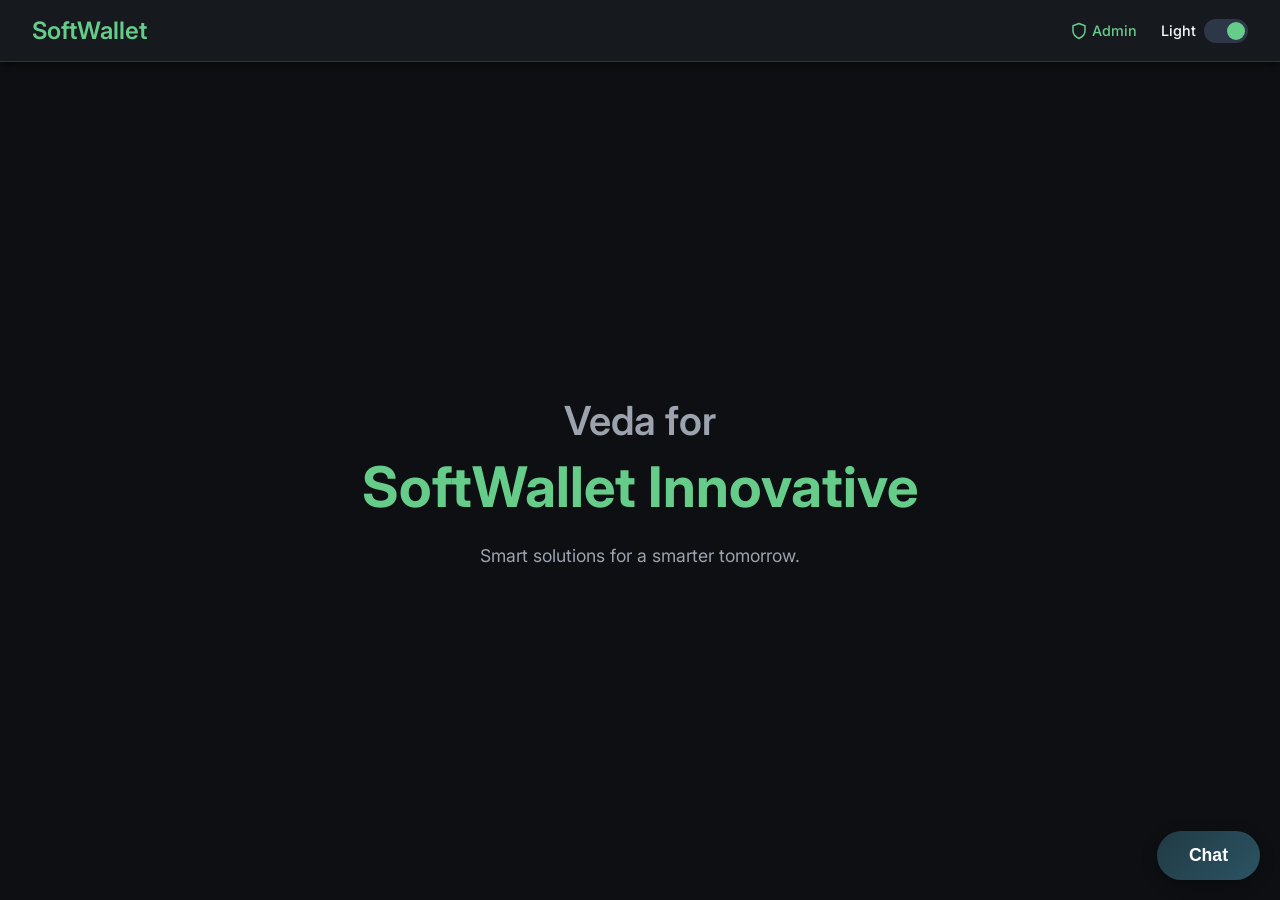
<file: frontend/index.html>
<!DOCTYPE html>
<html lang="en">
<head>
    <meta charset="UTF-8">
    <meta name="viewport" content="width=device-width, initial-scale=1.0">
    <title>AI Chatbot</title>
    <link rel="stylesheet" href="style.css">
    <link href="https://fonts.googleapis.com/css2?family=Inter:wght@300;400;600&display=swap" rel="stylesheet">
</head>
<body class="light-mode">
    <header class="navbar">
        <div class="logo">SoftWallet</div>
        <div class="nav-links">
            <a href="admin-login.html" class="admin-link">
                <svg width="18" height="18" viewBox="0 0 24 24" fill="none" stroke="currentColor" stroke-width="2" stroke-linecap="round" stroke-linejoin="round" style="vertical-align: middle; margin-right: 4px;"><path d="M12 22s8-4 8-10V5l-8-3-8 3v7c0 6 8 10 8 10z"></path></svg>
                Admin
            </a>
            <div id="theme-toggle" class="theme-toggle-wrapper">
                <span class="theme-text">Dark</span>
                <div class="theme-track">
                    <div class="theme-slider"></div>
                </div>
            </div>
        </div>
    </header>

    <!-- Hero Section -->
    <section class="hero">
        <div class="hero-content">
            <h1 class="hero-title">Veda for</h1>
            <h1 class="hero-subtitle highlight">SoftWallet Innovative</h1>
            <p class="hero-text">Smart solutions for a smarter tomorrow.</p>
        </div>
    </section>

    <!-- Floating Chat Widget -->
    <div id="chat-widget-container" class="chat-widget-container hidden">
        <div class="chat-header">
            <h3 id="chat-header-title">Welcome!</h3>
            <button id="close-chat" class="btn-theme close-btn">✖</button>
        </div>
        
        <!-- Lead Capture View -->
        <div id="lead-view" class="widget-view">
            <p class="widget-description">Please enter your details to start chatting.</p>
            <form id="lead-form">
                <input type="text" id="lead-name" placeholder="Your Name" required>
                <input type="email" id="lead-email" placeholder="Your Email" required>
                <input type="tel" id="lead-phone" placeholder="Your Phone (Optional)">
                <button type="submit" class="btn-primary start-chat-btn">Start Chat</button>
            </form>
        </div>

        <!-- Chat Interface View -->
        <div id="chat-view" class="widget-view hidden">
            <div class="chat-box" id="chat-box">
                <!-- Welcome message inserted dynamically -->
            </div>
            <div class="chat-input-area">
                <input type="text" id="chat-input" placeholder="Type a message..." disabled>
                <button id="send-btn" class="btn-primary send-btn" disabled>
                    <svg width="20" height="20" viewBox="0 0 24 24" fill="none" stroke="currentColor" stroke-width="2" stroke-linecap="round" stroke-linejoin="round"><line x1="22" y1="2" x2="11" y2="13"></line><polygon points="22 2 15 22 11 13 2 9 22 2"></polygon></svg>
                </button>
            </div>
        </div>
    </div>

    <!-- Floating Chat Button -->
    <button id="floating-chat-btn" class="floating-chat-btn">
        Chat
    </button>

    <script src="script.js"></script>
</body>
</html>
</file>
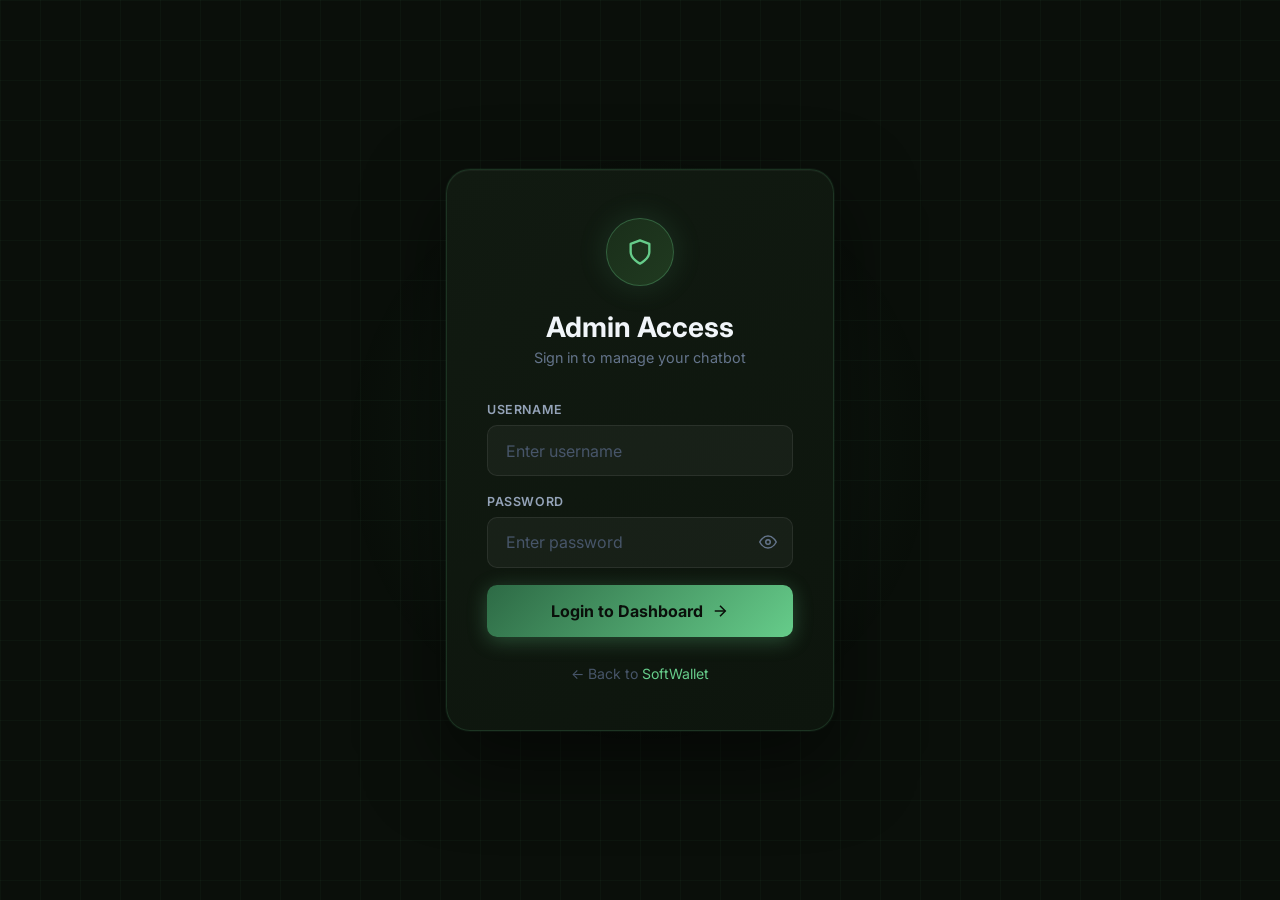
<file: frontend/admin-login.html>
<!DOCTYPE html>
<html lang="en">
<head>
    <meta charset="UTF-8">
    <meta name="viewport" content="width=device-width, initial-scale=1.0">
    <title>Admin Login — SoftWallet</title>
    <link href="https://fonts.googleapis.com/css2?family=Inter:wght@300;400;500;600;700&display=swap" rel="stylesheet">
    <style>
        *, *::before, *::after { box-sizing: border-box; margin: 0; padding: 0; }

        body {
            font-family: 'Inter', sans-serif;
            background: #0a0f0a;
            color: #e2e8f0;
            min-height: 100vh;
            display: flex;
            align-items: center;
            justify-content: center;
            overflow: hidden;
        }

        /* Animated background grid */
        body::before {
            content: '';
            position: fixed;
            inset: 0;
            background-image:
                linear-gradient(rgba(102, 204, 138, 0.04) 1px, transparent 1px),
                linear-gradient(90deg, rgba(102, 204, 138, 0.04) 1px, transparent 1px);
            background-size: 40px 40px;
            z-index: 0;
        }

        /* Glowing blob */
        body::after {
            content: '';
            position: fixed;
            width: 600px;
            height: 600px;
            background: radial-gradient(circle, rgba(102, 204, 138, 0.08) 0%, transparent 70%);
            top: 50%;
            left: 50%;
            transform: translate(-50%, -50%);
            z-index: 0;
        }

        .login-wrapper {
            position: relative;
            z-index: 1;
            width: 100%;
            max-width: 420px;
            padding: 1rem;
        }

        .login-card {
            background: linear-gradient(145deg, #111a11, #0d150d);
            border: 1px solid rgba(102, 204, 138, 0.15);
            border-radius: 24px;
            padding: 3rem 2.5rem;
            box-shadow:
                0 0 0 1px rgba(102, 204, 138, 0.05),
                0 30px 80px rgba(0, 0, 0, 0.5),
                inset 0 1px 0 rgba(255, 255, 255, 0.04);
            animation: cardAppear 0.5s cubic-bezier(0.34, 1.56, 0.64, 1);
        }

        @keyframes cardAppear {
            from { opacity: 0; transform: translateY(30px) scale(0.97); }
            to   { opacity: 1; transform: translateY(0) scale(1); }
        }

        .card-shake { animation: cardShake 0.45s ease; }
        @keyframes cardShake {
            0%, 100% { transform: translateX(0); }
            20% { transform: translateX(-10px); }
            40% { transform: translateX(10px); }
            60% { transform: translateX(-7px); }
            80% { transform: translateX(5px); }
        }

        .logo-circle {
            width: 68px;
            height: 68px;
            background: linear-gradient(135deg, #1a2e1a, #203a20);
            border: 1px solid rgba(102, 204, 138, 0.3);
            border-radius: 50%;
            display: flex;
            align-items: center;
            justify-content: center;
            margin: 0 auto 1.5rem;
            box-shadow: 0 0 30px rgba(102, 204, 138, 0.15);
        }

        .logo-circle svg { color: #66cc8a; }

        h1 {
            font-size: 1.75rem;
            font-weight: 700;
            text-align: center;
            color: #f1f5f9;
            margin-bottom: 0.35rem;
        }

        .subtitle {
            text-align: center;
            font-size: 0.9rem;
            color: #64748b;
            margin-bottom: 2.25rem;
        }

        .field {
            display: flex;
            flex-direction: column;
            gap: 0.5rem;
            margin-bottom: 1.1rem;
        }

        .field label {
            font-size: 0.78rem;
            font-weight: 600;
            color: #94a3b8;
            text-transform: uppercase;
            letter-spacing: 0.05em;
        }

        .input-wrap {
            position: relative;
            display: flex;
            align-items: center;
        }

        .field input {
            width: 100%;
            padding: 0.9rem 3rem 0.9rem 1.1rem;
            font-size: 16px;
            font-family: 'Inter', sans-serif;
            background: rgba(255, 255, 255, 0.04);
            border: 1.5px solid rgba(255, 255, 255, 0.08);
            border-radius: 10px;
            color: #e2e8f0;
            outline: none;
            transition: border-color 0.25s, box-shadow 0.25s, background 0.25s;
        }

        .field input::placeholder { color: #475569; }

        .field input:focus {
            border-color: #66cc8a;
            background: rgba(102, 204, 138, 0.04);
            box-shadow: 0 0 0 3px rgba(102, 204, 138, 0.15);
        }

        .toggle-pw {
            position: absolute;
            right: 1rem;
            background: none;
            border: none;
            color: #64748b;
            cursor: pointer;
            padding: 0;
            display: flex;
            align-items: center;
            transition: color 0.2s;
        }
        .toggle-pw:hover { color: #66cc8a; }

        .error-msg {
            display: none;
            align-items: center;
            gap: 0.5rem;
            background: rgba(239, 68, 68, 0.1);
            border: 1px solid rgba(239, 68, 68, 0.25);
            border-radius: 8px;
            padding: 0.6rem 0.85rem;
            font-size: 0.875rem;
            color: #f87171;
            margin-bottom: 1.25rem;
        }
        .error-msg.visible { display: flex; }

        .login-btn {
            width: 100%;
            padding: 1rem;
            background: linear-gradient(135deg, #2d6a45 0%, #66cc8a 100%);
            color: #0a0f0a;
            border: none;
            border-radius: 10px;
            font-size: 1rem;
            font-weight: 700;
            font-family: 'Inter', sans-serif;
            cursor: pointer;
            display: flex;
            align-items: center;
            justify-content: center;
            gap: 0.5rem;
            transition: transform 0.2s, box-shadow 0.2s, opacity 0.2s;
            box-shadow: 0 4px 20px rgba(102, 204, 138, 0.3);
            margin-top: 0.5rem;
        }

        .login-btn:hover {
            transform: translateY(-2px);
            box-shadow: 0 8px 25px rgba(102, 204, 138, 0.4);
        }

        .login-btn:active { transform: translateY(0); }

        .back-link {
            display: block;
            text-align: center;
            margin-top: 1.75rem;
            color: #475569;
            font-size: 0.88rem;
            text-decoration: none;
            transition: color 0.2s;
        }
        .back-link:hover { color: #66cc8a; }
        .back-link span { color: #66cc8a; }
    </style>
</head>
<body>
    <div class="login-wrapper">
        <div class="login-card" id="loginCard">
            <div class="logo-circle">
                <svg width="28" height="28" viewBox="0 0 24 24" fill="none" stroke="currentColor" stroke-width="2" stroke-linecap="round" stroke-linejoin="round">
                    <path d="M12 22s8-4 8-10V5l-8-3-8 3v7c0 6 8 10 8 10z"/>
                </svg>
            </div>
            <h1>Admin Access</h1>
            <p class="subtitle">Sign in to manage your chatbot</p>

            <form id="loginForm" novalidate>
                <div class="field">
                    <label for="username">Username</label>
                    <div class="input-wrap">
                        <input type="text" id="username" placeholder="Enter username" autocomplete="off" required>
                    </div>
                </div>

                <div class="field">
                    <label for="password">Password</label>
                    <div class="input-wrap">
                        <input type="password" id="password" placeholder="Enter password" required>
                        <button type="button" class="toggle-pw" id="togglePw" aria-label="Toggle password visibility">
                            <svg id="eyeIcon" width="18" height="18" viewBox="0 0 24 24" fill="none" stroke="currentColor" stroke-width="2" stroke-linecap="round" stroke-linejoin="round">
                                <path d="M1 12s4-8 11-8 11 8 11 8-4 8-11 8-11-8-11-8z"/>
                                <circle cx="12" cy="12" r="3"/>
                            </svg>
                        </button>
                    </div>
                </div>

                <div class="error-msg" id="errorMsg">
                    <svg width="16" height="16" viewBox="0 0 24 24" fill="none" stroke="currentColor" stroke-width="2"><circle cx="12" cy="12" r="10"/><line x1="12" y1="8" x2="12" y2="12"/><line x1="12" y1="16" x2="12.01" y2="16"/></svg>
                    Invalid credentials. Please try again.
                </div>

                <button type="submit" class="login-btn">
                    Login to Dashboard
                    <svg width="18" height="18" viewBox="0 0 24 24" fill="none" stroke="currentColor" stroke-width="2"><line x1="5" y1="12" x2="19" y2="12"/><polyline points="12 5 19 12 12 19"/></svg>
                </button>
            </form>

            <a href="index.html" class="back-link">← Back to <span>SoftWallet</span></a>
        </div>
    </div>

    <script>
        // Redirect if already logged in (sessionStorage clears on tab/browser close)
        if (sessionStorage.getItem('adminLoggedIn') === 'true') {
            window.location.href = 'admin.html';
        }

        const loginForm = document.getElementById('loginForm');
        const errorMsg  = document.getElementById('errorMsg');
        const card      = document.getElementById('loginCard');
        const pwInput   = document.getElementById('password');
        const togglePw  = document.getElementById('togglePw');
        const eyeIcon   = document.getElementById('eyeIcon');

        // Show/Hide password
        togglePw.addEventListener('click', () => {
            const isHidden = pwInput.type === 'password';
            pwInput.type = isHidden ? 'text' : 'password';
            eyeIcon.innerHTML = isHidden
                ? `<path d="M17.94 17.94A10.07 10.07 0 0 1 12 20c-7 0-11-8-11-8a18.45 18.45 0 0 1 5.06-5.94M9.9 4.24A9.12 9.12 0 0 1 12 4c7 0 11 8 11 8a18.5 18.5 0 0 1-2.16 3.19m-6.72-1.07a3 3 0 1 1-4.24-4.24"/><line x1="1" y1="1" x2="23" y2="23"/>`
                : `<path d="M1 12s4-8 11-8 11 8 11 8-4 8-11 8-11-8-11-8z"/><circle cx="12" cy="12" r="3"/>`;
        });

        // Login handler
        loginForm.addEventListener('submit', (e) => {
            e.preventDefault();
            const user = document.getElementById('username').value.trim();
            const pass = document.getElementById('password').value.trim();
            errorMsg.classList.remove('visible');

            if (user === 'Anuj' && pass === 'anuj@123') {
                sessionStorage.setItem('adminLoggedIn', 'true');
                window.location.href = 'admin.html';
            } else {
                errorMsg.classList.add('visible');
                card.classList.remove('card-shake');
                void card.offsetWidth;
                card.classList.add('card-shake');
            }
        });
    </script>
</body>
</html>
</file>
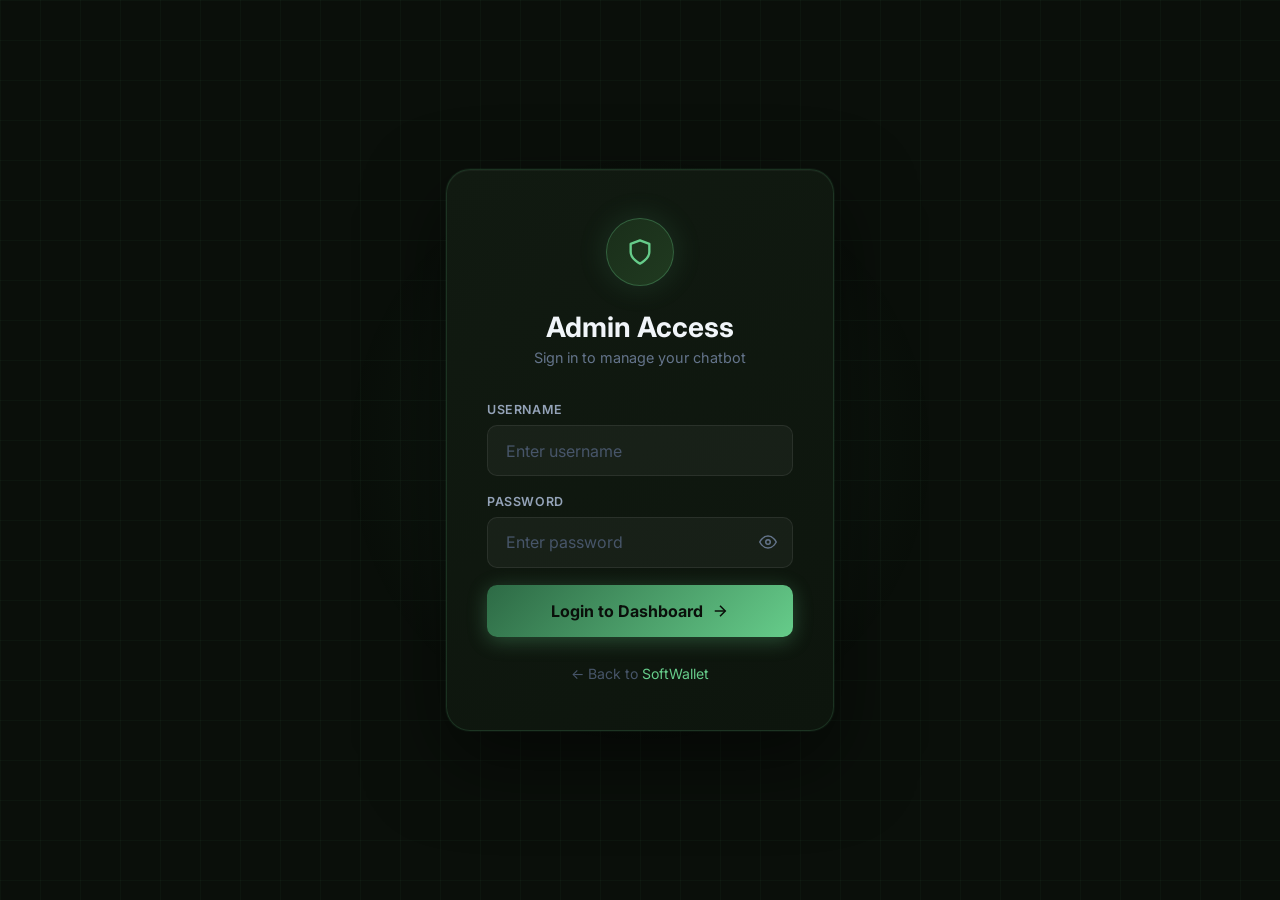
<file: frontend/admin.html>
<!DOCTYPE html>
<html lang="en">
<head>
    <meta charset="UTF-8">
    <meta name="viewport" content="width=device-width, initial-scale=1.0">
    <title>VEDA — Admin Dashboard | SoftWallet</title>
    <meta name="description" content="VEDA AI Chatbot Admin Dashboard — SoftWallet">
    <link href="https://fonts.googleapis.com/css2?family=Inter:wght@300;400;500;600;700;800&display=swap" rel="stylesheet">
    <link rel="stylesheet" href="admin.css">
</head>
<body>

<!-- ═══════════════ SIDEBAR ═══════════════ -->
<aside class="sidebar" id="sidebar">

    <div class="sidebar-brand">
        <div class="veda-logo-mark">
            <svg width="38" height="38" viewBox="0 0 48 48" fill="none" xmlns="http://www.w3.org/2000/svg">
                <circle cx="24" cy="24" r="22" fill="#0d1f14" stroke="#4ade80" stroke-width="1.5"/>
                <rect x="13" y="17" width="7" height="5" rx="2.5" fill="#4ade80"/>
                <rect x="28" y="17" width="7" height="5" rx="2.5" fill="#4ade80"/>
                <rect x="14.5" y="18.5" width="2" height="2" rx="1" fill="#0d1f14"/>
                <rect x="29.5" y="18.5" width="2" height="2" rx="1" fill="#0d1f14"/>
                <rect x="15" y="28" width="18" height="4" rx="2" fill="#4ade80"/>
                <rect x="18" y="28" width="3" height="4" rx="0" fill="#0d1f14"/>
                <rect x="24" y="28" width="3" height="4" rx="0" fill="#0d1f14"/>
                <line x1="24" y1="5" x2="24" y2="11" stroke="#4ade80" stroke-width="2" stroke-linecap="round"/>
                <circle cx="24" cy="3.5" r="2.5" fill="#4ade80"/>
                <rect x="3" y="20" width="4" height="8" rx="2" fill="#162518" stroke="#4ade80" stroke-width="1"/>
                <rect x="41" y="20" width="4" height="8" rx="2" fill="#162518" stroke="#4ade80" stroke-width="1"/>
            </svg>
        </div>
        <div>
            <div class="brand-name">VEDA</div>
            <div class="brand-sub">AI Dashboard</div>
        </div>
    </div>

    <nav class="sidebar-nav">
        <div class="nav-label">Main Menu</div>

        <div class="nav-item active" data-section="analytics" id="nav-analytics">
            <svg width="18" height="18" viewBox="0 0 24 24" fill="none" stroke="currentColor" stroke-width="2" stroke-linecap="round" stroke-linejoin="round">
                <line x1="18" y1="20" x2="18" y2="10"/><line x1="12" y1="20" x2="12" y2="4"/><line x1="6" y1="20" x2="6" y2="14"/>
            </svg>
            Analytics &amp; Chats
        </div>

        <div class="nav-item" data-section="leads" id="nav-leads">
            <svg width="18" height="18" viewBox="0 0 24 24" fill="none" stroke="currentColor" stroke-width="2" stroke-linecap="round" stroke-linejoin="round">
                <path d="M17 21v-2a4 4 0 0 0-4-4H5a4 4 0 0 0-4 4v2"/><circle cx="9" cy="7" r="4"/>
                <path d="M23 21v-2a4 4 0 0 0-3-3.87"/><path d="M16 3.13a4 4 0 0 1 0 7.75"/>
            </svg>
            Captured Leads
        </div>

        <div class="nav-item" data-section="scraping" id="nav-scraping">
            <svg width="18" height="18" viewBox="0 0 24 24" fill="none" stroke="currentColor" stroke-width="2" stroke-linecap="round" stroke-linejoin="round">
                <circle cx="12" cy="12" r="10"/><line x1="2" y1="12" x2="22" y2="12"/>
                <path d="M12 2a15.3 15.3 0 0 1 4 10 15.3 15.3 0 0 1-4 10 15.3 15.3 0 0 1-4-10 15.3 15.3 0 0 1 4-10z"/>
            </svg>
            Web Scraping
        </div>
    </nav>

    <div class="sidebar-footer">
        <button class="live-sidebar-btn" id="liveSidebarBtn">
            <span class="live-dot"></span>
            <svg width="15" height="15" viewBox="0 0 24 24" fill="none" stroke="currentColor" stroke-width="2"><path d="M18 13v6a2 2 0 0 1-2 2H5a2 2 0 0 1-2-2V8a2 2 0 0 1 2-2h6"/><polyline points="15 3 21 3 21 9"/><line x1="10" y1="14" x2="21" y2="3"/></svg>
            Go Live
        </button>
        <div class="admin-profile">
            <div class="admin-avatar-circle">A</div>
            <div class="admin-info">
                <div class="admin-name-text">Admin</div>
                <div class="admin-role-text">Administrator</div>
            </div>
            <button class="logout-icon-btn" id="logoutBtn" title="Logout">
                <svg width="16" height="16" viewBox="0 0 24 24" fill="none" stroke="currentColor" stroke-width="2"><path d="M9 21H5a2 2 0 0 1-2-2V5a2 2 0 0 1 2-2h4"/><polyline points="16 17 21 12 16 7"/><line x1="21" y1="12" x2="9" y2="12"/></svg>
            </button>
        </div>
    </div>
</aside>

<!-- ═══════════════ MAIN CONTENT ═══════════════ -->
<div class="main-content">

    <header class="topbar">
        <button class="ham-btn" id="hamBtn" aria-label="Toggle menu">
            <svg width="22" height="22" viewBox="0 0 24 24" fill="none" stroke="currentColor" stroke-width="2"><line x1="3" y1="6" x2="21" y2="6"/><line x1="3" y1="12" x2="21" y2="12"/><line x1="3" y1="18" x2="21" y2="18"/></svg>
        </button>
        <div class="topbar-left">
            <span class="topbar-title" id="topbarTitle">Analytics &amp; Chats</span>
        </div>
        <div class="topbar-right">
            <button id="liveBadgeBtn" class="topbar-badge live-badge" title="View Live Chatbot">
                <span class="live-dot"></span> Live
            </button>
            <div id="adminThemeToggle" class="theme-toggle-wrapper" title="Toggle theme">
                <span class="theme-text" id="adminThemeText">Light</span>
                <div class="theme-track"><div class="theme-slider"></div></div>
            </div>
        </div>
    </header>

    <div class="page-content">

        <!-- ══════ ANALYTICS & CHATS ══════ -->
        <section class="section active" id="section-analytics">

            <div class="stats-grid">
                <div class="stat-card">
                    <div class="stat-icon"><svg width="20" height="20" viewBox="0 0 24 24" fill="none" stroke="currentColor" stroke-width="2"><path d="M21 15a2 2 0 0 1-2 2H7l-4 4V5a2 2 0 0 1 2-2h14a2 2 0 0 1 2 2z"/></svg></div>
                    <div class="stat-label">Total Chats</div>
                    <div class="stat-value" id="stat-chats">—</div>
                    <div class="stat-sub">All time sessions</div>
                </div>
                <div class="stat-card">
                    <div class="stat-icon"><svg width="20" height="20" viewBox="0 0 24 24" fill="none" stroke="currentColor" stroke-width="2"><path d="M17 21v-2a4 4 0 0 0-4-4H5a4 4 0 0 0-4 4v2"/><circle cx="9" cy="7" r="4"/></svg></div>
                    <div class="stat-label">Total Leads</div>
                    <div class="stat-value" id="stat-leads">—</div>
                    <div class="stat-sub">Captured today</div>
                </div>
                <div class="stat-card">
                    <div class="stat-icon"><svg width="20" height="20" viewBox="0 0 24 24" fill="none" stroke="currentColor" stroke-width="2"><path d="M10.29 3.86L1.82 18a2 2 0 0 0 1.71 3h16.94a2 2 0 0 0 1.71-3L13.71 3.86a2 2 0 0 0-3.42 0z"/><line x1="12" y1="9" x2="12" y2="13"/><line x1="12" y1="17" x2="12.01" y2="17"/></svg></div>
                    <div class="stat-label">Needs Human</div>
                    <div class="stat-value" id="stat-human">—</div>
                    <div class="stat-sub">Escalation requests</div>
                </div>
                <div class="stat-card stat-card-active">
                    <div class="stat-icon"><svg width="20" height="20" viewBox="0 0 24 24" fill="none" stroke="currentColor" stroke-width="2"><circle cx="12" cy="12" r="10"/><polyline points="12 6 12 12 16 14"/></svg></div>
                    <div class="stat-label">Active Now</div>
                    <div class="stat-value">1</div>
                    <div class="stat-sub">Online sessions</div>
                </div>
            </div>

            <div class="panel">
                <div class="panel-header">
                    <div class="panel-title">
                        <svg width="16" height="16" viewBox="0 0 24 24" fill="none" stroke="currentColor" stroke-width="2"><path d="M21 15a2 2 0 0 1-2 2H7l-4 4V5a2 2 0 0 1 2-2h14a2 2 0 0 1 2 2z"/></svg>
                        Chat Sessions
                    </div>
                    <div class="search-wrap">
                        <svg width="15" height="15" viewBox="0 0 24 24" fill="none" stroke="currentColor" stroke-width="2"><circle cx="11" cy="11" r="8"/><line x1="21" y1="21" x2="16.65" y2="16.65"/></svg>
                        <input type="text" class="search-input" id="chatSearch" placeholder="Search sessions…">
                    </div>
                </div>
                <div class="table-wrap">
                    <table id="chatTable">
                        <thead>
                            <tr>
                                <th>Lead</th>
                                <th>Messages</th>
                                <th>Needs Human</th>
                                <th>Last Active</th>
                                <th>Actions</th>
                            </tr>
                        </thead>
                        <tbody id="chatTableBody"></tbody>
                    </table>
                </div>
            </div>
        </section>

        <!-- ══════ CAPTURED LEADS ══════ -->
        <section class="section" id="section-leads">
            <div class="panel">
                <div class="panel-header">
                    <div class="panel-title">
                        <svg width="16" height="16" viewBox="0 0 24 24" fill="none" stroke="currentColor" stroke-width="2"><path d="M17 21v-2a4 4 0 0 0-4-4H5a4 4 0 0 0-4 4v2"/><circle cx="9" cy="7" r="4"/></svg>
                        Captured Leads
                        <span class="count-badge" id="leadCountBadge">0</span>
                    </div>
                    <div style="display:flex;gap:0.75rem;flex-wrap:wrap;">
                        <div class="search-wrap">
                            <svg width="15" height="15" viewBox="0 0 24 24" fill="none" stroke="currentColor" stroke-width="2"><circle cx="11" cy="11" r="8"/><line x1="21" y1="21" x2="16.65" y2="16.65"/></svg>
                            <input type="text" class="search-input" id="leadSearch" placeholder="Search leads…">
                        </div>
                        <button class="btn btn-accent" id="downloadLeadsBtn">
                            <svg width="14" height="14" viewBox="0 0 24 24" fill="none" stroke="currentColor" stroke-width="2"><path d="M21 15v4a2 2 0 0 1-2 2H5a2 2 0 0 1-2-2v-4"/><polyline points="7 10 12 15 17 10"/><line x1="12" y1="15" x2="12" y2="3"/></svg>
                            Download CSV
                        </button>
                    </div>
                </div>
                <div class="table-wrap">
                    <table id="leadsTable">
                        <thead>
                            <tr><th>#</th><th>Name</th><th>Email</th><th>Phone</th><th>Captured</th></tr>
                        </thead>
                        <tbody id="leadsTableBody"></tbody>
                    </table>
                </div>
            </div>
        </section>

        <!-- ══════ WEB SCRAPING / RAG ══════ -->
        <section class="section" id="section-scraping">
            <div class="rag-status-card" id="ragStatusCard">
                <div class="rag-status-icon">
                    <svg width="20" height="20" viewBox="0 0 24 24" fill="none" stroke="currentColor" stroke-width="2"><path d="M4 19.5A2.5 2.5 0 0 1 6.5 17H20"/><path d="M6.5 2H20v20H6.5A2.5 2.5 0 0 1 4 19.5v-15A2.5 2.5 0 0 1 6.5 2z"/></svg>
                </div>
                <div style="flex:1;">
                    <div class="rag-status-label">Knowledge Base</div>
                    <div class="rag-status-value" id="ragChunkCount">Loading…</div>
                </div>
                <button class="btn btn-outline btn-sm" id="clearRagBtn">
                    <svg width="13" height="13" viewBox="0 0 24 24" fill="none" stroke="currentColor" stroke-width="2"><polyline points="3 6 5 6 21 6"/><path d="M19 6l-1 14H6L5 6"/><path d="M10 11v6M14 11v6"/></svg>
                    Clear KB
                </button>
            </div>
            <div class="scrape-grid">
                <div class="panel scrape-panel">
                    <h3>
                        <svg width="16" height="16" viewBox="0 0 24 24" fill="none" stroke="#4ade80" stroke-width="2"><circle cx="12" cy="12" r="10"/><line x1="2" y1="12" x2="22" y2="12"/><path d="M12 2a15.3 15.3 0 0 1 4 10 15.3 15.3 0 0 1-4 10 15.3 15.3 0 0 1-4-10 15.3 15.3 0 0 1 4-10z"/></svg>
                        Website Ingestion
                    </h3>
                    <p>Scrape any public URL and add its content to VEDA's knowledge base.</p>
                    <div class="url-input-wrap">
                        <input type="url" class="url-input" id="scrapeUrl" placeholder="https://example.com">
                        <button class="btn btn-accent" id="scrapeBtn">
                            <svg width="14" height="14" viewBox="0 0 24 24" fill="none" stroke="currentColor" stroke-width="2"><circle cx="12" cy="12" r="10"/><line x1="2" y1="12" x2="22" y2="12"/><path d="M12 2a15.3 15.3 0 0 1 4 10 15.3 15.3 0 0 1-4 10 15.3 15.3 0 0 1-4-10 15.3 15.3 0 0 1 4-10z"/></svg>
                            Ingest URL
                        </button>
                    </div>
                    <div class="scrape-result" id="scrapeResult"></div>
                </div>
                <div class="panel scrape-panel">
                    <h3>
                        <svg width="16" height="16" viewBox="0 0 24 24" fill="none" stroke="#4ade80" stroke-width="2"><path d="M14 2H6a2 2 0 0 0-2 2v16a2 2 0 0 0 2 2h12a2 2 0 0 0 2-2V8z"/><polyline points="14 2 14 8 20 8"/><line x1="12" y1="12" x2="12" y2="18"/><line x1="9" y1="15" x2="15" y2="15"/></svg>
                        Document Upload
                    </h3>
                    <p>Upload a <strong>PDF</strong>, <strong>TXT</strong>, or <strong>DOCX</strong> to train VEDA.</p>
                    <div class="file-drop-zone" id="dropZone">
                        <svg width="32" height="32" viewBox="0 0 24 24" fill="none" stroke="currentColor" stroke-width="1.5"><path d="M14 2H6a2 2 0 0 0-2 2v16a2 2 0 0 0 2 2h12a2 2 0 0 0 2-2V8z"/><polyline points="14 2 14 8 20 8"/><line x1="12" y1="12" x2="12" y2="18"/><line x1="9" y1="15" x2="15" y2="15"/></svg>
                        <p>Drag &amp; drop or <span>browse file</span></p>
                        <p class="file-types-hint">PDF · TXT · DOCX</p>
                        <input type="file" id="fileInput" accept=".pdf,.txt,.docx">
                    </div>
                    <button class="btn btn-accent" id="scrapePdfBtn" style="width:100%;">
                        <svg width="14" height="14" viewBox="0 0 24 24" fill="none" stroke="currentColor" stroke-width="2"><path d="M21 15v4a2 2 0 0 1-2 2H5a2 2 0 0 1-2-2v-4"/><polyline points="17 8 12 3 7 8"/><line x1="12" y1="3" x2="12" y2="15"/></svg>
                        Upload &amp; Ingest
                    </button>
                    <div class="scrape-result" id="pdfResult"></div>
                </div>
            </div>
        </section>

    </div><!-- /page-content -->
</div><!-- /main-content -->

<!-- ═══════════════ TRANSCRIPT DRAWER ═══════════════ -->
<div class="transcript-overlay" id="transcriptOverlay"></div>

<div class="transcript-drawer" id="transcriptDrawer">
    <div class="drawer-header">
        <div class="drawer-user-info">
            <div class="drawer-user-avatar" id="drawerUserInitial">P</div>
            <div>
                <div class="drawer-user-name" id="drawerUserName">User</div>
                <div class="drawer-user-email" id="drawerUserEmail">user@email.com</div>
            </div>
        </div>
        <div class="drawer-header-actions">
            <button class="btn btn-accent btn-sm" id="drawerDownloadBtn">
                <svg width="13" height="13" viewBox="0 0 24 24" fill="none" stroke="currentColor" stroke-width="2"><path d="M21 15v4a2 2 0 0 1-2 2H5a2 2 0 0 1-2-2v-4"/><polyline points="7 10 12 15 17 10"/><line x1="12" y1="15" x2="12" y2="3"/></svg>
                Download
            </button>
            <button class="btn-icon drawer-close-btn" id="closeDrawerBtn" title="Close">
                <svg width="18" height="18" viewBox="0 0 24 24" fill="none" stroke="currentColor" stroke-width="2"><line x1="18" y1="6" x2="6" y2="18"/><line x1="6" y1="6" x2="18" y2="18"/></svg>
            </button>
        </div>
    </div>
    <div class="drawer-transcript-bar">
        <svg width="14" height="14" viewBox="0 0 24 24" fill="none" stroke="currentColor" stroke-width="2"><path d="M21 15a2 2 0 0 1-2 2H7l-4 4V5a2 2 0 0 1 2-2h14a2 2 0 0 1 2 2z"/></svg>
        Chat Transcript
    </div>
    <div class="drawer-messages" id="drawerMessages"></div>
</div>

<script src="admin.js"></script>
</body>
</html>
</file>
<file: frontend/style.css>
:root {
    --bg-color: #f4f7f6;
    --text-color: #333;
    --primary-color: #66cc8a;
    --primary-hover: #55bb79;
    --card-bg: #ffffff;
    --border-color: #e5e7eb;
    --msg-user-bg: #66cc8a;
    --msg-user-text: #ffffff;
    --msg-ai-bg: #f3f4f6;
    --msg-ai-text: #1f2937;
    --shadow: 0 4px 6px -1px rgba(0, 0, 0, 0.1), 0 2px 4px -1px rgba(0, 0, 0, 0.06);
}

.dark-mode {
    --bg-color: #0d0f12;
    --text-color: #f9fafb;
    --primary-color: #66cc8a;
    --primary-hover: #55bb79;
    --card-bg: #16191e;
    --border-color: #2d3748;
    --msg-user-bg: #66cc8a;
    --msg-user-text: #ffffff;
    --msg-ai-bg: #2d3748;
    --msg-ai-text: #f9fafb;
    --shadow: 0 4px 6px -1px rgba(0, 0, 0, 0.5);
}

* {
    box-sizing: border-box;
    margin: 0;
    padding: 0;
}

body {
    font-family: 'Inter', sans-serif;
    background-color: var(--bg-color);
    color: var(--text-color);
    transition: background-color 0.3s, color 0.3s;
    display: flex;
    flex-direction: column;
    min-height: 100vh;
}

.hidden {
    display: none !important;
}

.navbar {
    display: flex;
    justify-content: space-between;
    align-items: center;
    padding: 1rem 2rem;
    background-color: var(--card-bg);
    box-shadow: var(--shadow);
    border-bottom: 1px solid var(--border-color);
}

.navbar .logo {
    font-size: 1.5rem;
    font-weight: 600;
    color: var(--primary-color);
}

.nav-links {
    display: flex;
    align-items: center;
}

.nav-links a {
    text-decoration: none;
    color: var(--text-color);
    margin-right: 1.5rem;
    font-weight: 500;
}

.admin-link {
    color: var(--primary-color) !important;
    display: flex;
    align-items: center;
    font-size: 0.9rem;
}

.theme-toggle-wrapper {
    display: flex;
    align-items: center;
    cursor: pointer;
    user-select: none;
    gap: 8px;
}

.theme-text {
    font-size: 0.9rem;
    font-weight: 500;
}

.theme-track {
    width: 44px;
    height: 24px;
    background-color: var(--border-color);
    border-radius: 24px;
    position: relative;
    display: flex;
    align-items: center;
    transition: background-color 0.3s ease;
}

.theme-slider {
    width: 18px;
    height: 18px;
    background-color: var(--primary-color);
    border-radius: 50%;
    position: absolute;
    left: 3px;
    transition: transform 0.3s ease, background-color 0.3s ease;
}

body.dark-mode .theme-track {
    background-color: var(--border-color);
}

body.dark-mode .theme-slider {
    transform: translateX(20px);
}

.btn-theme {
    background: none;
    border: 1px solid var(--border-color);
    padding: 0.5rem 1rem;
    border-radius: 6px;
    cursor: pointer;
    color: var(--text-color);
    font-weight: 500;
    transition: background 0.2s;
}

.btn-theme:hover {
    background-color: var(--border-color);
}

.btn-primary {
    background-color: var(--primary-color);
    color: white;
    border: none;
    padding: 0.75rem 1.5rem;
    border-radius: 6px;
    cursor: pointer;
    font-weight: 600;
    transition: background-color 0.2s;
}

/* Hero Section */
.hero {
    flex: 1;
    display: flex;
    justify-content: center;
    align-items: center;
    text-align: center;
    padding: 2rem;
    min-height: calc(100vh - 80px); /* Fill screen minus navbar */
}

.hero-title {
    font-size: 2.5rem;
    font-weight: 600;
    color: #6b7280;
    margin-bottom: 0.5rem;
}

.dark-mode .hero-title {
    color: #9ca3af;
}

.hero-subtitle {
    font-size: 3.5rem;
    font-weight: 700;
    color: var(--primary-color);
    margin-bottom: 1.5rem;
}

.hero-text {
    font-size: 1.1rem;
    color: #6b7280;
}

.dark-mode .hero-text {
    color: #9ca3af;
}


.btn-primary:hover {
    background-color: var(--primary-hover);
}

.btn-primary:disabled {
    background-color: #9ca3af;
    cursor: not-allowed;
}

.error {
    color: #ef4444;
    margin-top: 1rem;
    font-size: 0.875rem;
}

/* ========== Admin Login Overlay ========== */
.admin-login-overlay {
    position: fixed;
    inset: 0;
    background: rgba(0, 0, 0, 0.55);
    backdrop-filter: blur(8px);
    display: flex;
    justify-content: center;
    align-items: center;
    z-index: 2000;
    animation: fadeInOverlay 0.35s ease;
}

.admin-login-overlay.login-exit {
    animation: fadeOutOverlay 0.4s ease forwards;
}

@keyframes fadeInOverlay {
    from { opacity: 0; }
    to   { opacity: 1; }
}

@keyframes fadeOutOverlay {
    from { opacity: 1; }
    to   { opacity: 0; }
}

.admin-login-card {
    background: var(--card-bg);
    border: 1px solid var(--border-color);
    border-radius: 20px;
    box-shadow: 0 24px 60px rgba(0, 0, 0, 0.25);
    padding: 2.5rem 2rem;
    width: 90%;
    max-width: 400px;
    text-align: center;
    animation: slideUpCard 0.4s cubic-bezier(0.34, 1.56, 0.64, 1);
}

@keyframes slideUpCard {
    from { opacity: 0; transform: translateY(40px) scale(0.96); }
    to   { opacity: 1; transform: translateY(0) scale(1); }
}

/* Shake on wrong password */
.admin-login-card.shake {
    animation: shakeCard 0.45s ease;
}
@keyframes shakeCard {
    0%, 100% { transform: translateX(0); }
    20%       { transform: translateX(-10px); }
    40%       { transform: translateX(10px); }
    60%       { transform: translateX(-8px); }
    80%       { transform: translateX(6px); }
}

.admin-login-logo {
    display: inline-flex;
    align-items: center;
    justify-content: center;
    width: 64px;
    height: 64px;
    background: linear-gradient(135deg, #203a43, #2c5364);
    border-radius: 50%;
    margin-bottom: 1.25rem;
    color: var(--primary-color);
    box-shadow: 0 6px 20px rgba(44, 83, 100, 0.4);
}

.admin-login-title {
    font-size: 1.6rem;
    font-weight: 700;
    color: var(--text-color);
    margin-bottom: 0.35rem;
}

.admin-login-subtitle {
    font-size: 0.9rem;
    color: #6b7280;
    margin-bottom: 2rem;
}

.dark-mode .admin-login-subtitle {
    color: #9ca3af;
}

.admin-login-form {
    display: flex;
    flex-direction: column;
    gap: 1rem;
    text-align: left;
}

.admin-input-group {
    display: flex;
    flex-direction: column;
    gap: 0.4rem;
}

.admin-input-group label {
    font-size: 0.85rem;
    font-weight: 600;
    color: var(--text-color);
    opacity: 0.75;
    text-transform: uppercase;
    letter-spacing: 0.04em;
}

.admin-input-group input {
    width: 100%;
    padding: 0.9rem 1.1rem;
    font-size: 16px;
    border: 1.5px solid var(--border-color);
    border-radius: 10px;
    background: var(--bg-color);
    color: var(--text-color);
    outline: none;
    transition: border-color 0.25s, box-shadow 0.25s;
}

.admin-input-group input::placeholder {
    color: #9ca3af;
}

.admin-input-group input:focus {
    border-color: var(--primary-color);
    box-shadow: 0 0 0 3px rgba(102, 204, 138, 0.2);
}

.admin-login-btn {
    display: flex;
    align-items: center;
    justify-content: center;
    gap: 0.5rem;
    width: 100%;
    margin-top: 0.5rem;
    padding: 0.95rem;
    background: linear-gradient(135deg, #203a43 0%, #2c5364 100%);
    color: #ffffff;
    border: none;
    border-radius: 10px;
    font-size: 1rem;
    font-weight: 600;
    cursor: pointer;
    transition: transform 0.2s ease, box-shadow 0.2s ease, background 0.2s;
    box-shadow: 0 4px 15px rgba(32, 58, 67, 0.4);
}

.admin-login-btn:hover {
    transform: translateY(-2px);
    box-shadow: 0 8px 20px rgba(32, 58, 67, 0.5);
    background: linear-gradient(135deg, #2c5364 0%, #0f2027 100%);
}

.admin-login-btn:active {
    transform: translateY(0);
}

#login-error {
    text-align: center;
    margin-top: 0;
    padding: 0.5rem 0.75rem;
    background: rgba(239, 68, 68, 0.08);
    border: 1px solid rgba(239, 68, 68, 0.25);
    border-radius: 8px;
    font-size: 0.875rem;
}


/* Floating Chat Widget */
.chat-widget-container {
    position: fixed;
    bottom: 80px;
    right: 20px;
    width: 350px;
    height: auto;
    max-height: 90vh;
    overflow-y: auto;
    display: flex;
    flex-direction: column;
    /* Dark green gradient theme */
    background: linear-gradient(145deg, #0f2027, #203a43, #2c5364);
    color: #ffffff;
    border-radius: 16px;
    box-shadow: 0 12px 30px rgba(0,0,0,0.3);
    border: 1px solid rgba(255, 255, 255, 0.1);
    overflow: hidden;
    z-index: 999;
    /* Slide up animation */
    opacity: 0;
    transform: translateY(20px);
    pointer-events: none;
    transition: opacity 0.3s ease, transform 0.3s ease;
}

.chat-widget-container.show {
    opacity: 1;
    transform: translateY(0);
    pointer-events: all;
}

.widget-view {
    display: flex;
    flex-direction: column;
    padding: 1.5rem;
    overflow-y: auto;
}

.chat-header {
    padding: 1.2rem 1.5rem;
    border-bottom: 1px solid rgba(255, 255, 255, 0.1);
    display: flex;
    justify-content: space-between;
    align-items: center;
    background: rgba(0, 0, 0, 0.2);
}

.chat-header h3 {
    margin: 0;
    font-size: 1.1rem;
    font-weight: 600;
}

.close-btn {
    background: transparent;
    border: none;
    color: #ffffff;
    font-size: 1.2rem;
    cursor: pointer;
    transition: transform 0.2s;
    padding: 0;
}

.close-btn:hover {
    transform: scale(1.1);
    background: transparent;
}

.widget-description {
    margin-bottom: 1.5rem;
    color: #cbd5e1;
    font-size: 0.95rem;
    line-height: 1.4;
}

#lead-form {
    display: flex;
    flex-direction: column;
    gap: 1rem;
}

#lead-form input {
    width: 100%;
    padding: 1rem;
    border: 1px solid rgba(255,255,255,0.2);
    border-radius: 8px;
    background-color: rgba(255, 255, 255, 0.05);
    color: #ffffff;
    outline: none;
    font-size: 16px;
    transition: border-color 0.2s, background-color 0.2s;
}

#lead-form input::placeholder {
    color: #94a3b8;
}

#lead-form input:focus {
    border-color: var(--primary-color);
    background-color: rgba(255, 255, 255, 0.1);
}

.start-chat-btn {
    width: 100%;
    margin-top: 0.5rem;
    padding: 0.85rem;
    border-radius: 8px;
    font-size: 1rem;
}

/* Chat Box area inside Widget */
#chat-view {
    padding: 0; /* Override the default padding */
    height: 450px;
}

.chat-box {
    flex: 1;
    padding: 1.5rem;
    overflow-y: auto;
    display: flex;
    flex-direction: column;
    gap: 1rem;
}

.message {
    max-width: 85%;
    padding: 0.75rem 1rem;
    border-radius: 12px;
    line-height: 1.4;
    word-wrap: break-word;
    font-size: 0.95rem;
}

.user-message {
    align-self: flex-end;
    background: #4CAF50;
    color: white;
    border-bottom-right-radius: 4px;
}

.bot-message {
    align-self: flex-start;
    background: #2f3e46;
    color: white;
    border-bottom-left-radius: 4px;
}

.typing {
    font-style: italic;
    opacity: 0.8;
}

.chat-input-area {
    display: flex;
    padding: 1rem;
    border-top: 1px solid rgba(255, 255, 255, 0.1);
    background: rgba(0, 0, 0, 0.2);
    gap: 0.75rem;
    align-items: center;
}

.chat-input-area input {
    flex: 1;
    padding: 1rem;
    border: 1px solid rgba(255, 255, 255, 0.2);
    border-radius: 20px;
    background-color: rgba(255, 255, 255, 0.05);
    color: #ffffff;
    outline: none;
    font-size: 16px;
}

.chat-input-area input::placeholder {
    color: #94a3b8;
}

.chat-input-area input:focus {
    border-color: var(--primary-color);
}

.send-btn {
    display: flex;
    align-items: center;
    justify-content: center;
    width: 40px;
    height: 40px;
    border-radius: 50%;
    padding: 0;
    flex-shrink: 0;
}

.send-btn svg {
    margin-left: -2px;
    margin-top: 2px;
}

.floating-chat-btn {
    position: fixed;
    bottom: 20px;
    right: 20px;
    /* Dark green gradient */
    background: linear-gradient(135deg, #203a43 0%, #2c5364 100%);
    color: white;
    border: none;
    /* Pill shape */
    padding: 14px 32px;
    border-radius: 30px;
    font-size: 1.1rem;
    font-weight: 600;
    cursor: pointer;
    box-shadow: 0 4px 15px rgba(0,0,0,0.3);
    z-index: 1000;
    transition: transform 0.3s ease, box-shadow 0.3s ease, background 0.3s;
}

.floating-chat-btn:hover {
    transform: translateY(-2px);
    box-shadow: 0 6px 20px rgba(0,0,0,0.4);
    background: linear-gradient(135deg, #2c5364 0%, #0f2027 100%);
}

@media (max-width: 768px) {
    .chat-widget-container {
        width: calc(100% - 30px);
        left: 15px;
        right: 15px;
        bottom: 75px;
        max-height: 85vh;
    }

    .floating-chat-btn {
        bottom: 15px;
        right: 15px;
        padding: 12px 24px;
        font-size: 1rem;
    }

    /* Top Right Buttons adjustment to prevent overlap */
    .nav-links {
        gap: 10px;
    }

    .nav-links a {
        margin-right: 0;
    }
}

/* Dashboard */
.dashboard-container {
    max-width: 1000px;
    margin: 2rem auto;
    width: 95%;
    background-color: var(--card-bg);
    border-radius: 12px;
    box-shadow: var(--shadow);
    border: 1px solid var(--border-color);
    padding: 2rem;
}

.dashboard-header {
    display: flex;
    justify-content: space-between;
    align-items: center;
    margin-bottom: 2rem;
}

.stats {
    font-size: 1.125rem;
    font-weight: 600;
    color: var(--primary-color);
}

.leads-table {
    width: 100%;
    border-collapse: collapse;
}

.leads-table th, .leads-table td {
    text-align: left;
    padding: 1rem;
    border-bottom: 1px solid var(--border-color);
}

.leads-table th {
    background-color: var(--bg-color);
    font-weight: 600;
}

/* Scrollbar styling */
::-webkit-scrollbar { width: 8px; }
::-webkit-scrollbar-track { background: var(--bg-color); }
::-webkit-scrollbar-thumb { background: var(--border-color); border-radius: 4px; }
::-webkit-scrollbar-thumb:hover { background: #9ca3af; }
</file>
<file: frontend/admin.css>
/* ===================================================
   admin.css — VEDA Premium Dark Dashboard
   =================================================== */

*, *::before, *::after { box-sizing: border-box; margin: 0; padding: 0; }

:root {
    --bg:            #080f0b;
    --bg-2:          #0d1812;
    --bg-card:       #111f17;
    --bg-hover:      #162518;
    --accent:        #4ade80;
    --accent-dark:   #22c55e;
    --accent-dim:    rgba(74,222,128,0.12);
    --accent-glow:   rgba(74,222,128,0.28);
    --border:        rgba(74,222,128,0.1);
    --border-strong: rgba(74,222,128,0.25);
    --text-1:        #f0fdf4;
    --text-2:        #94a3b8;
    --text-3:        #64748b;
    --danger:        #f87171;
    --danger-bg:     rgba(248,113,113,0.1);
    --sidebar-w:     248px;
    --header-h:      64px;
    --radius:        14px;
    --shadow:        0 4px 24px rgba(0,0,0,0.5);
}

body.light-mode {
    --bg:            #f0f7f2;
    --bg-2:          #ffffff;
    --bg-card:       #ffffff;
    --bg-hover:      #e6f4ec;
    --border:        rgba(74,222,128,0.18);
    --border-strong: rgba(34,197,94,0.4);
    --accent:        #16a34a;
    --accent-dim:    rgba(22,163,74,0.1);
    --accent-glow:   rgba(22,163,74,0.2);
    --text-1:        #0f2318;
    --text-2:        #4b5563;
    --text-3:        #9ca3af;
    --shadow:        0 4px 24px rgba(0,0,0,0.08);
}

body {
    font-family: 'Inter', sans-serif;
    background: var(--bg);
    color: var(--text-1);
    min-height: 100vh;
    display: flex;
    overflow-x: hidden;
}

/* ── SIDEBAR ─────────────────────────────────────── */
.sidebar {
    width: var(--sidebar-w);
    background: var(--bg-2);
    border-right: 1px solid var(--border);
    display: flex;
    flex-direction: column;
    position: fixed;
    top: 0; left: 0;
    height: 100vh;
    z-index: 100;
    transition: transform 0.3s ease;
}

.sidebar-brand {
    padding: 1.4rem 1.25rem 1.2rem;
    border-bottom: 1px solid var(--border);
    display: flex;
    align-items: center;
    gap: 0.85rem;
}

.veda-logo-mark {
    width: 42px; height: 42px;
    display: flex; align-items: center; justify-content: center;
    flex-shrink: 0;
    filter: drop-shadow(0 0 10px rgba(74,222,128,0.4));
}

.brand-name {
    font-size: 1.15rem;
    font-weight: 800;
    color: var(--accent);
    letter-spacing: 0.12em;
}

.brand-sub {
    font-size: 0.68rem;
    color: var(--text-3);
    margin-top: 1px;
    letter-spacing: 0.04em;
}

.sidebar-nav {
    flex: 1;
    padding: 1.1rem 0.85rem;
    display: flex;
    flex-direction: column;
    gap: 3px;
    overflow-y: auto;
}

.nav-label {
    font-size: 0.67rem;
    font-weight: 700;
    color: var(--text-3);
    text-transform: uppercase;
    letter-spacing: 0.1em;
    padding: 0.6rem 0.5rem 0.3rem;
}

.nav-item {
    display: flex;
    align-items: center;
    gap: 0.75rem;
    padding: 0.72rem 0.9rem;
    border-radius: 10px;
    cursor: pointer;
    font-size: 0.88rem;
    font-weight: 500;
    color: var(--text-2);
    transition: all 0.2s;
    border: 1px solid transparent;
    user-select: none;
}

.nav-item:hover { background: var(--bg-hover); color: var(--text-1); }

.nav-item.active {
    background: var(--accent-dim);
    color: var(--accent);
    border-color: var(--border-strong);
    font-weight: 600;
    box-shadow: 0 0 16px var(--accent-dim);
}

.nav-item svg { flex-shrink: 0; }

/* Sidebar Footer */
.sidebar-footer {
    padding: 1rem 0.85rem;
    border-top: 1px solid var(--border);
    display: flex;
    flex-direction: column;
    gap: 0.6rem;
}

.live-sidebar-btn {
    width: 100%;
    display: flex; align-items: center; gap: 0.6rem;
    padding: 0.68rem 0.9rem;
    border-radius: 10px;
    background: var(--accent-dim);
    border: 1px solid var(--border-strong);
    color: var(--accent);
    font-size: 0.88rem; font-weight: 600;
    font-family: 'Inter', sans-serif;
    cursor: pointer;
    transition: all 0.2s;
}

.live-sidebar-btn:hover {
    background: rgba(74,222,128,0.22);
    box-shadow: 0 0 20px var(--accent-dim);
    transform: translateY(-1px);
}

.admin-profile {
    display: flex;
    align-items: center;
    gap: 0.65rem;
    padding: 0.6rem 0.5rem;
}

.admin-avatar-circle {
    width: 34px; height: 34px;
    background: linear-gradient(135deg, #1a3a28, var(--accent));
    border-radius: 50%;
    display: flex; align-items: center; justify-content: center;
    font-size: 0.85rem; font-weight: 700;
    color: #080f0b; flex-shrink: 0;
}

.admin-info { flex: 1; min-width: 0; }
.admin-name-text { font-size: 0.82rem; font-weight: 600; color: var(--text-1); }
.admin-role-text { font-size: 0.68rem; color: var(--text-3); }

.logout-icon-btn {
    background: none; border: none;
    color: var(--text-3); cursor: pointer; padding: 0.3rem;
    border-radius: 6px; display: flex; transition: color 0.2s;
}
.logout-icon-btn:hover { color: var(--danger); }

/* ── MAIN CONTENT ─────────────────────────────────── */
.main-content {
    margin-left: var(--sidebar-w);
    flex: 1;
    display: flex;
    flex-direction: column;
    min-height: 100vh;
}

.topbar {
    height: var(--header-h);
    background: var(--bg-2);
    border-bottom: 1px solid var(--border);
    display: flex;
    align-items: center;
    padding: 0 1.75rem;
    gap: 1rem;
    position: sticky; top: 0;
    z-index: 50;
}

.topbar-left { flex: 1; }

.topbar-title {
    font-size: 1.05rem;
    font-weight: 700;
    color: var(--text-1);
    display: block;
}

.topbar-right { display: flex; align-items: center; gap: 0.85rem; }

.topbar-badge {
    background: var(--accent-dim);
    color: var(--accent);
    border: 1px solid var(--border-strong);
    border-radius: 20px;
    padding: 0.28rem 0.8rem;
    font-size: 0.78rem; font-weight: 700;
    display: inline-flex; align-items: center; gap: 0.4rem;
}

.live-badge { cursor: pointer; transition: all 0.2s; }
.live-badge:hover { transform: translateY(-1px); box-shadow: 0 4px 14px var(--accent-glow); }

.live-dot {
    width: 7px; height: 7px;
    background: var(--accent);
    border-radius: 50%;
    animation: pulse 1.6s ease infinite;
    flex-shrink: 0;
}

@keyframes pulse {
    0%,100% { box-shadow: 0 0 0 0 var(--accent-glow); }
    50%      { box-shadow: 0 0 0 5px transparent; }
}

/* Theme toggle */
.theme-toggle-wrapper {
    display: flex; align-items: center; gap: 7px;
    cursor: pointer; user-select: none;
}
.theme-toggle-wrapper .theme-text { font-size: 0.8rem; font-weight: 500; color: var(--text-2); }
.theme-track {
    width: 42px; height: 23px;
    background: var(--border-strong);
    border-radius: 99px;
    position: relative; display: flex; align-items: center;
    transition: background 0.3s;
}
.theme-slider {
    width: 17px; height: 17px;
    background: var(--accent);
    border-radius: 50%;
    position: absolute; left: 3px;
    transition: transform 0.3s;
}
body:not(.light-mode) .theme-slider { transform: translateX(19px); }

.ham-btn {
    display: none; background: none; border: none;
    color: var(--text-1); cursor: pointer; padding: 0.4rem;
}

/* ── PAGE CONTENT ──────────────────────────────────── */
.page-content { padding: 1.75rem; flex: 1; }
.section { display: none; animation: fadeUp 0.3s ease; }
.section.active { display: block; }
@keyframes fadeUp { from { opacity:0; transform:translateY(10px); } to { opacity:1; transform:translateY(0); } }

/* ── STAT CARDS ────────────────────────────────────── */
.stats-grid {
    display: grid;
    grid-template-columns: repeat(auto-fit, minmax(190px, 1fr));
    gap: 1.1rem;
    margin-bottom: 1.75rem;
}

.stat-card {
    background: var(--bg-card);
    border: 1px solid var(--border);
    border-radius: var(--radius);
    padding: 1.4rem 1.5rem;
    transition: border-color 0.25s, box-shadow 0.25s;
    position: relative; overflow: hidden;
}

.stat-card::before {
    content: '';
    position: absolute; top: 0; left: 0; right: 0;
    height: 2px;
    background: linear-gradient(90deg, transparent, var(--accent-dim), transparent);
}

.stat-card:hover { border-color: var(--border-strong); box-shadow: 0 0 28px var(--accent-dim); }
.stat-card-active { border-color: var(--border-strong) !important; box-shadow: 0 0 28px var(--accent-dim) !important; }

.stat-icon {
    width: 38px; height: 38px;
    background: var(--accent-dim);
    border-radius: 10px;
    display: flex; align-items: center; justify-content: center;
    color: var(--accent); margin-bottom: 1rem;
}

.stat-label { font-size: 0.72rem; font-weight: 700; text-transform: uppercase; letter-spacing: 0.06em; color: var(--text-3); margin-bottom: 0.35rem; }
.stat-value { font-size: 2rem; font-weight: 800; color: var(--accent); line-height: 1; margin-bottom: 0.3rem; }
.stat-sub { font-size: 0.78rem; color: var(--text-3); }

/* ── PANELS ────────────────────────────────────────── */
.panel {
    background: var(--bg-card);
    border: 1px solid var(--border);
    border-radius: var(--radius);
    overflow: hidden;
}

.panel-header {
    display: flex; align-items: center; justify-content: space-between;
    padding: 1.1rem 1.5rem;
    border-bottom: 1px solid var(--border);
    gap: 1rem; flex-wrap: wrap;
}

.panel-title {
    font-size: 0.92rem; font-weight: 700;
    color: var(--text-1);
    display: flex; align-items: center; gap: 0.5rem;
}
.panel-title svg { color: var(--accent); }

.count-badge {
    background: var(--accent-dim); color: var(--accent);
    border: 1px solid var(--border-strong);
    border-radius: 20px; padding: 0.12rem 0.6rem;
    font-size: 0.75rem; font-weight: 700;
}

/* ── SEARCH ────────────────────────────────────────── */
.search-wrap { position: relative; display: flex; align-items: center; }
.search-wrap svg { position: absolute; left: 0.8rem; color: var(--text-3); pointer-events: none; }
.search-input {
    background: var(--bg-2); border: 1px solid var(--border);
    border-radius: 8px; padding: 0.52rem 1rem 0.52rem 2.4rem;
    font-size: 0.85rem; font-family: 'Inter', sans-serif;
    color: var(--text-1); outline: none; width: 210px;
    transition: border-color 0.2s, box-shadow 0.2s;
}
.search-input::placeholder { color: var(--text-3); }
.search-input:focus { border-color: var(--accent); box-shadow: 0 0 0 3px var(--accent-dim); }

/* ── TABLES ────────────────────────────────────────── */
.table-wrap { overflow-x: auto; }
table { width: 100%; border-collapse: collapse; }
thead tr { border-bottom: 1px solid var(--border); }
th { padding: 0.85rem 1.25rem; font-size: 0.72rem; font-weight: 700; text-transform: uppercase; letter-spacing: 0.06em; color: var(--text-3); text-align: left; white-space: nowrap; }
td { padding: 1rem 1.25rem; font-size: 0.88rem; color: var(--text-2); border-bottom: 1px solid rgba(255,255,255,0.03); }
tbody tr { transition: background 0.15s; }
tbody tr:hover { background: var(--bg-hover); }
tbody tr:last-child td { border-bottom: none; }

/* ── BADGES ────────────────────────────────────────── */
.badge { display: inline-flex; align-items: center; padding: 0.22rem 0.65rem; border-radius: 20px; font-size: 0.74rem; font-weight: 700; }
.badge-yes { background: var(--danger-bg); color: var(--danger); border: 1px solid rgba(248,113,113,0.22); }
.badge-no  { background: var(--accent-dim); color: var(--accent); border: 1px solid var(--border-strong); }

/* ── BUTTONS ────────────────────────────────────────── */
.btn {
    display: inline-flex; align-items: center; gap: 0.4rem;
    padding: 0.52rem 1rem; border-radius: 8px;
    font-size: 0.84rem; font-weight: 600; font-family: 'Inter', sans-serif;
    cursor: pointer; border: 1px solid transparent; transition: all 0.2s;
}
.btn-accent {
    background: linear-gradient(135deg, #1a5c38, var(--accent));
    color: #080f0b; box-shadow: 0 4px 16px var(--accent-dim);
}
.btn-accent:hover { transform: translateY(-1px); box-shadow: 0 6px 22px var(--accent-glow); }
.btn-outline { background: transparent; border-color: var(--border-strong); color: var(--text-2); }
.btn-outline:hover { background: var(--accent-dim); color: var(--accent); }
.btn-sm { padding: 0.38rem 0.75rem; font-size: 0.78rem; border-radius: 7px; }

.btn-icon {
    background: transparent; border: 1px solid var(--border);
    color: var(--text-3); padding: 0.4rem; border-radius: 7px;
    cursor: pointer; display: inline-flex; align-items: center;
    transition: all 0.2s;
}
.btn-icon:hover { border-color: var(--border-strong); color: var(--accent); background: var(--accent-dim); }

/* ── WEB SCRAPING ──────────────────────────────────── */
.scrape-grid { display: grid; grid-template-columns: 1fr 1fr; gap: 1.25rem; margin-top: 1.5rem; }
.scrape-panel { padding: 1.5rem; }
.scrape-panel h3 { font-size: 0.92rem; font-weight: 700; color: var(--text-1); margin-bottom: 0.4rem; display: flex; align-items: center; gap: 0.5rem; }
.scrape-panel p { font-size: 0.84rem; color: var(--text-3); margin-bottom: 1.25rem; }

.url-input-wrap { display: flex; gap: 0.75rem; margin-bottom: 1rem; flex-wrap: wrap; }
.url-input { flex: 1; min-width: 180px; background: var(--bg-2); border: 1px solid var(--border); border-radius: 8px; padding: 0.72rem 1rem; font-size: 0.88rem; font-family: 'Inter', sans-serif; color: var(--text-1); outline: none; transition: border-color 0.2s, box-shadow 0.2s; }
.url-input::placeholder { color: var(--text-3); }
.url-input:focus { border-color: var(--accent); box-shadow: 0 0 0 3px var(--accent-dim); }

.file-drop-zone { border: 2px dashed var(--border); border-radius: 10px; padding: 1.75rem 1.5rem; text-align: center; cursor: pointer; transition: all 0.2s; margin-bottom: 1rem; }
.file-drop-zone:hover, .file-drop-zone.drag-over { border-color: var(--accent); background: var(--accent-dim); }
.file-drop-zone svg { color: var(--text-3); margin-bottom: 0.65rem; }
.file-drop-zone p { font-size: 0.85rem; color: var(--text-3); }
.file-drop-zone span { color: var(--accent); font-weight: 600; }
.file-types-hint { font-size: 0.72rem !important; margin-top: 0.2rem !important; }
#fileInput { display: none; }

.scrape-result { margin-top: 1rem; background: var(--bg-2); border: 1px solid var(--border); border-radius: 8px; padding: 1rem; font-size: 0.84rem; color: var(--text-2); min-height: 60px; display: none; }

/* ── RAG STATUS ──────────────────────────────────────── */
.rag-status-card {
    display: flex; align-items: center; gap: 1rem;
    background: linear-gradient(135deg, var(--bg-card), var(--bg-hover));
    border: 1px solid var(--border-strong);
    border-radius: var(--radius); padding: 1.1rem 1.5rem;
    margin-bottom: 1.5rem; box-shadow: 0 0 28px var(--accent-dim);
}
.rag-status-icon { width: 42px; height: 42px; background: var(--accent-dim); border: 1px solid var(--border-strong); border-radius: 10px; display: flex; align-items: center; justify-content: center; color: var(--accent); flex-shrink: 0; }
.rag-status-label { font-size: 0.68rem; font-weight: 700; text-transform: uppercase; letter-spacing: 0.07em; color: var(--text-3); margin-bottom: 0.2rem; }
.rag-status-value { font-size: 0.92rem; font-weight: 700; color: var(--accent); }

/* ── TRANSCRIPT DRAWER ────────────────────────────── */
.transcript-overlay {
    position: fixed; inset: 0;
    background: rgba(0,0,0,0.65);
    backdrop-filter: blur(3px);
    z-index: 200; opacity: 0; pointer-events: none;
    transition: opacity 0.3s ease;
}
.transcript-overlay.active { opacity: 1; pointer-events: all; }

.transcript-drawer {
    position: fixed; top: 0; right: 0;
    width: 440px; height: 100vh;
    background: var(--bg-2);
    border-left: 1px solid var(--border-strong);
    z-index: 201;
    transform: translateX(100%);
    transition: transform 0.38s cubic-bezier(0.32, 0.72, 0, 1);
    display: flex; flex-direction: column;
    box-shadow: -8px 0 48px rgba(0,0,0,0.5);
}
.transcript-drawer.open { transform: translateX(0); }

.drawer-header {
    padding: 1.1rem 1.25rem;
    border-bottom: 1px solid var(--border);
    display: flex; align-items: center; justify-content: space-between;
    gap: 1rem; flex-shrink: 0;
    background: var(--bg-card);
}

.drawer-user-info { display: flex; align-items: center; gap: 0.75rem; }

.drawer-user-avatar {
    width: 40px; height: 40px; border-radius: 50%;
    background: linear-gradient(135deg, #1a3a28, var(--accent));
    display: flex; align-items: center; justify-content: center;
    font-size: 1rem; font-weight: 700; color: #080f0b;
    flex-shrink: 0;
}

.drawer-user-name { font-size: 0.95rem; font-weight: 700; color: var(--text-1); }
.drawer-user-email { font-size: 0.78rem; color: var(--text-3); margin-top: 1px; }

.drawer-header-actions { display: flex; align-items: center; gap: 0.5rem; }

.drawer-close-btn { padding: 0.45rem !important; }

.drawer-transcript-bar {
    padding: 0.6rem 1.25rem;
    background: var(--bg);
    border-bottom: 1px solid var(--border);
    font-size: 0.75rem; font-weight: 700;
    text-transform: uppercase; letter-spacing: 0.08em;
    color: var(--text-3);
    display: flex; align-items: center; gap: 0.5rem;
    flex-shrink: 0;
}

.drawer-messages {
    flex: 1; overflow-y: auto;
    padding: 1.25rem;
    display: flex; flex-direction: column; gap: 0.25rem;
}

/* Chat message rows */
.msg-row {
    display: flex; align-items: flex-end; gap: 0.6rem;
    margin-bottom: 0.9rem;
}
.msg-row.user { flex-direction: row-reverse; }

.msg-avatar {
    width: 30px; height: 30px; border-radius: 50%;
    flex-shrink: 0;
    display: flex; align-items: center; justify-content: center;
    font-size: 0.75rem; font-weight: 700;
}

.msg-avatar.bot-avatar {
    background: var(--bg-card);
    border: 1px solid var(--border-strong);
    padding: 2px;
}

.msg-avatar.user-avatar {
    background: linear-gradient(135deg, #1a3a28, var(--accent));
    color: #080f0b;
}

.msg-content { max-width: 78%; display: flex; flex-direction: column; }

.msg-bubble {
    padding: 0.75rem 1rem;
    border-radius: 16px;
    font-size: 0.88rem; line-height: 1.55;
    word-wrap: break-word; white-space: pre-wrap;
}

.msg-bubble.bot {
    background: var(--bg-card);
    border: 1px solid var(--border);
    color: var(--text-1);
    border-bottom-left-radius: 4px;
}

.msg-bubble.user {
    background: linear-gradient(135deg, #1a5c38, var(--accent));
    color: #080f0b; font-weight: 500;
    border-bottom-right-radius: 4px;
}

.msg-time {
    font-size: 0.68rem; color: var(--text-3);
    margin-top: 0.3rem; padding: 0 0.25rem;
}
.msg-row.user .msg-time { text-align: right; }

.msg-sender {
    font-size: 0.68rem; font-weight: 700;
    color: var(--accent); margin-bottom: 0.2rem; padding: 0 0.25rem;
}

/* Empty drawer state */
.drawer-empty {
    flex: 1; display: flex; flex-direction: column;
    align-items: center; justify-content: center;
    color: var(--text-3); text-align: center; padding: 2rem;
}
.drawer-empty svg { margin-bottom: 1rem; opacity: 0.3; }

/* ── RESPONSIVE ─────────────────────────────────────── */
@media (max-width: 768px) {
    .sidebar { transform: translateX(-100%); }
    .sidebar.open { transform: translateX(0); box-shadow: 8px 0 40px rgba(0,0,0,0.6); }
    .main-content { margin-left: 0; }
    .ham-btn { display: flex; }
    .stats-grid { grid-template-columns: 1fr 1fr; }
    .page-content { padding: 1.1rem; }
    .scrape-grid { grid-template-columns: 1fr; }
    .transcript-drawer { width: 100vw; }
    .panel-header { flex-direction: column; align-items: flex-start; }
    .search-input { width: 100%; }
}

/* ── EMPTY STATES ───────────────────────────────────── */
.empty-state { text-align: center; padding: 2.5rem 1rem; color: var(--text-3); }
.empty-state svg { margin-bottom: 0.85rem; opacity: 0.35; }
.empty-state p { font-size: 0.88rem; }

/* ── SCROLLBARS ─────────────────────────────────────── */
::-webkit-scrollbar { width: 5px; height: 5px; }
::-webkit-scrollbar-track { background: var(--bg); }
::-webkit-scrollbar-thumb { background: #1e3828; border-radius: 4px; }
::-webkit-scrollbar-thumb:hover { background: #2d5040; }

/* ── LOADING SPINNER ────────────────────────────────── */
@keyframes spin {
    from { transform: rotate(0deg); }
    to   { transform: rotate(360deg); }
}
@keyframes fadeUp {
    from { opacity: 0; transform: translateY(10px); }
    to   { opacity: 1; transform: translateY(0); }
}
</file>
